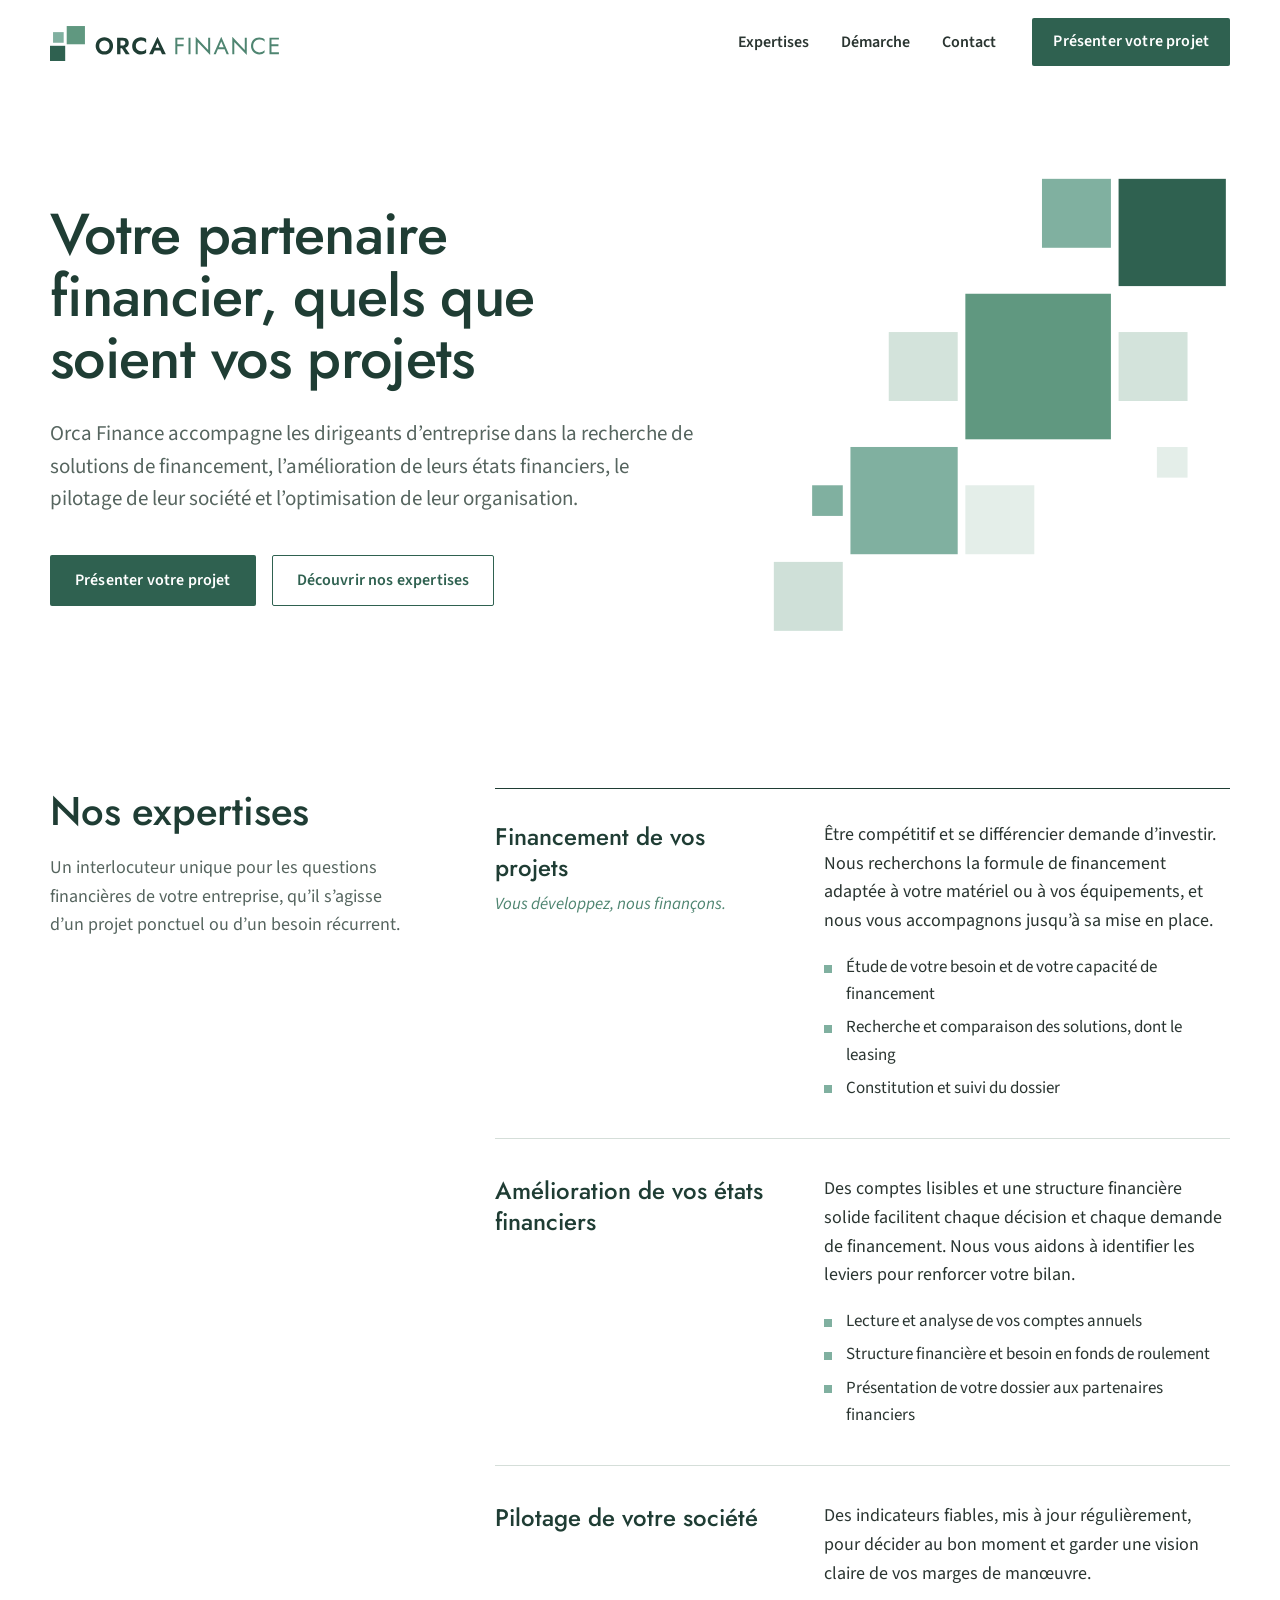
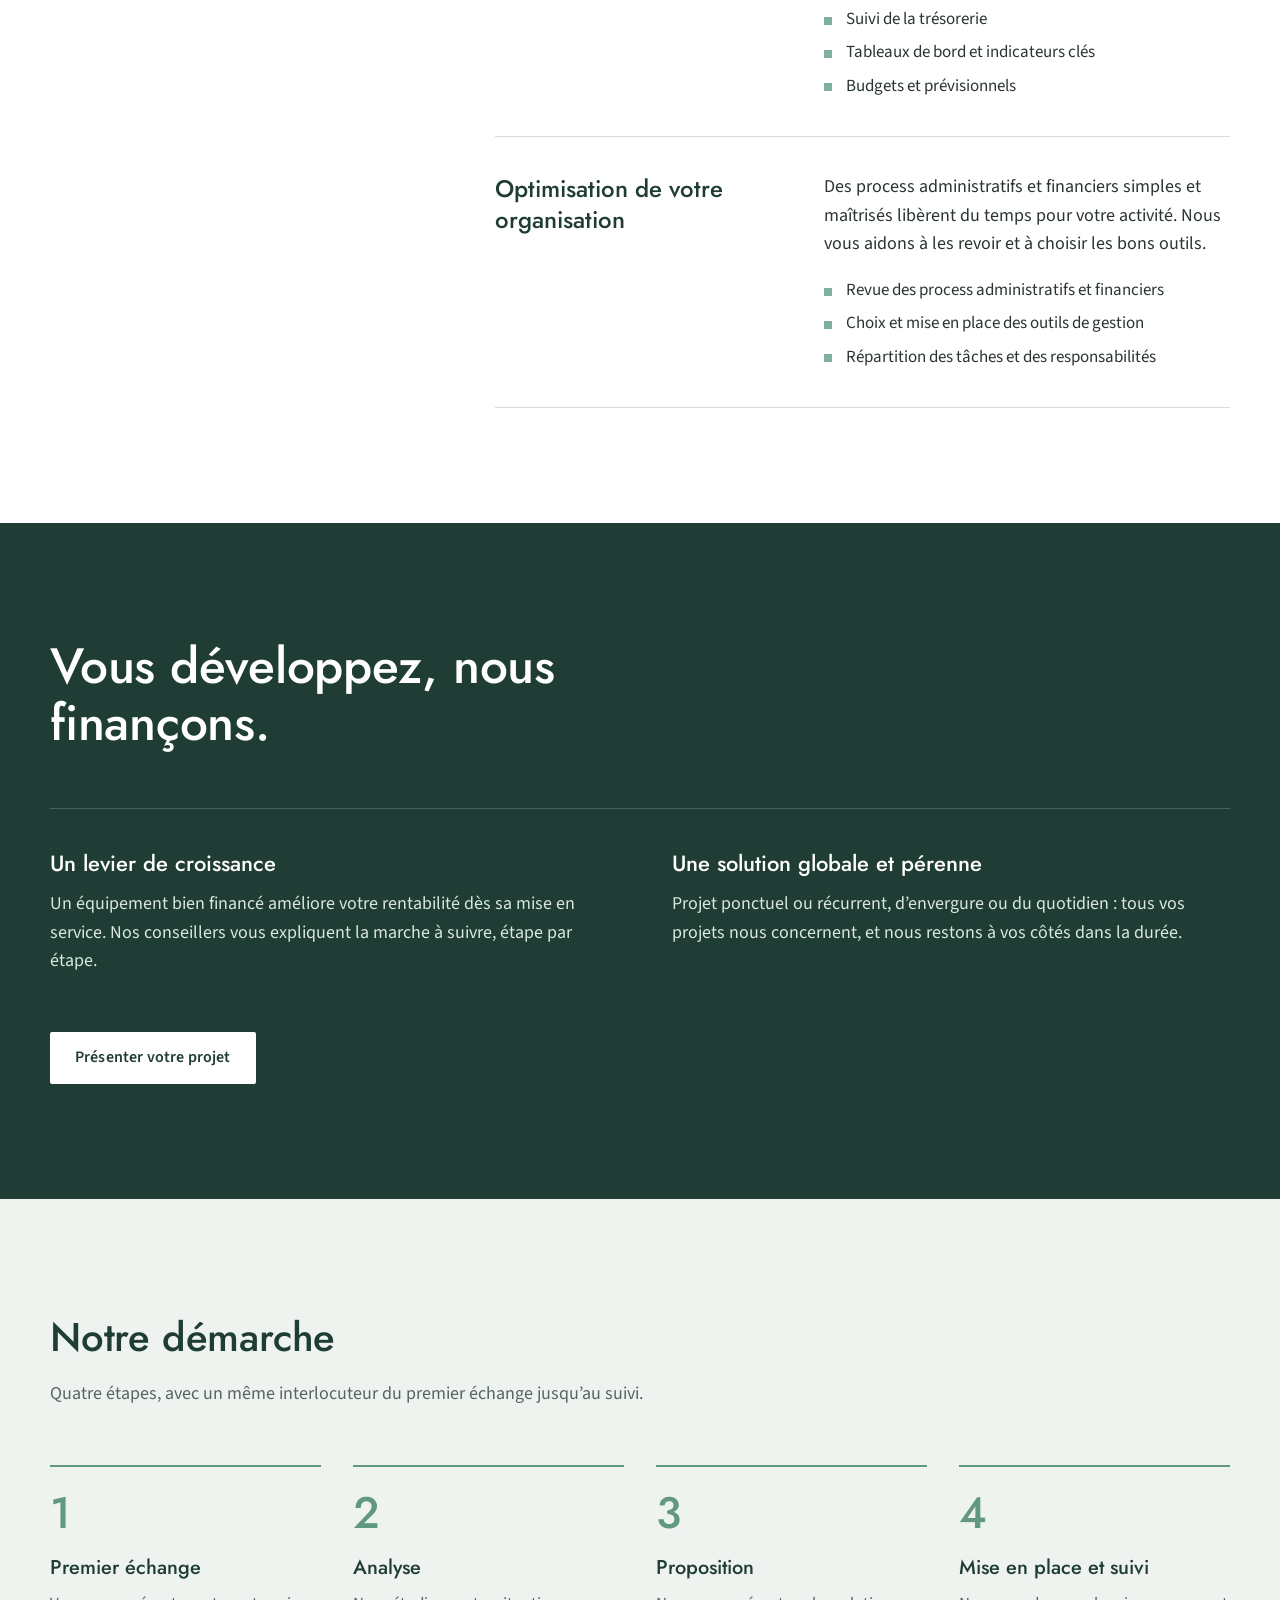
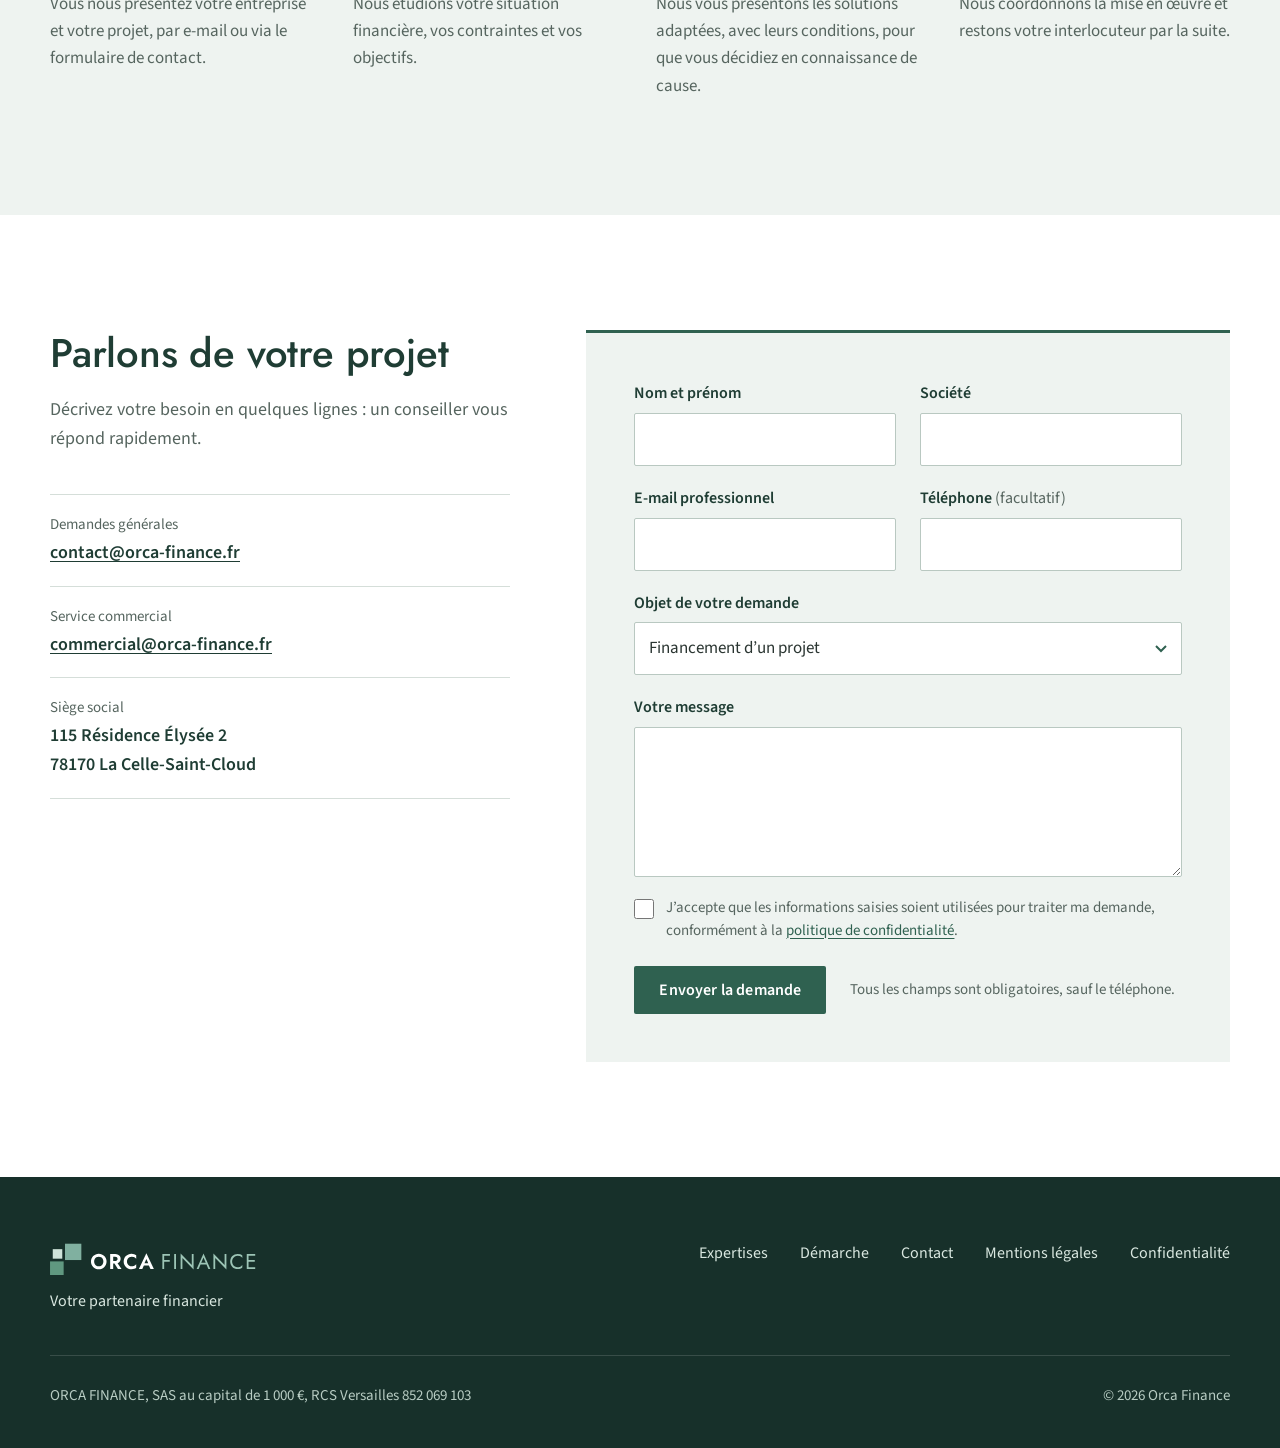
<file: index.html>
<!doctype html>
<html lang="fr">
<head>
  <meta charset="utf-8">
  <meta name="viewport" content="width=device-width, initial-scale=1">
  <title>Orca Finance – Votre partenaire financier</title>
  <meta name="description" content="Orca Finance accompagne les entreprises dans le financement de leurs projets et équipements, l’amélioration de leurs états financiers, le pilotage et l’organisation de leur société.">
  <link rel="canonical" href="https://orca-finance.fr/">
  <meta name="theme-color" content="#1F3D34">
  <meta property="og:type" content="website">
  <meta property="og:locale" content="fr_FR">
  <meta property="og:site_name" content="Orca Finance">
  <meta property="og:title" content="Orca Finance – Votre partenaire financier">
  <meta property="og:description" content="Financement de vos projets, états financiers, pilotage et organisation : un interlocuteur unique pour les questions financières de votre entreprise.">
  <meta property="og:url" content="https://orca-finance.fr/">
  <meta property="og:image" content="https://orca-finance.fr/partage.png">
  <link rel="icon" href="favicon.svg" type="image/svg+xml">
  <link rel="icon" href="favicon.png" type="image/png" sizes="64x64">
  <link rel="preload" href="jost-latin-500-normal.woff2" as="font" type="font/woff2" crossorigin>
  <link rel="preload" href="source-sans-3-latin-400-normal.woff2" as="font" type="font/woff2" crossorigin>
  <link rel="stylesheet" href="style.css">
  <script>document.documentElement.classList.add('js');</script>
  <script type="application/ld+json">
  {
    "@context": "https://schema.org",
    "@type": "Organization",
    "name": "Orca Finance",
    "legalName": "ORCA FINANCE",
    "url": "https://orca-finance.fr/",
    "logo": "https://orca-finance.fr/logo.svg",
    "email": "contact@orca-finance.fr",
    "slogan": "Votre partenaire financier",
    "foundingDate": "2019-07-01",
    "vatID": "FR77852069103",
    "identifier": "SIREN 852 069 103",
    "address": {
      "@type": "PostalAddress",
      "streetAddress": "115 Résidence Élysée 2",
      "postalCode": "78170",
      "addressLocality": "La Celle-Saint-Cloud",
      "addressCountry": "FR"
    }
  }
  </script>
</head>
<body>
  <a class="lien-evitement" href="#contenu">Aller au contenu</a>

  <header class="entete" id="entete">
    <div class="conteneur">
      <a class="logo" href="./" aria-label="Orca Finance, retour à l’accueil">
        <img src="logo.svg" alt="Orca Finance" width="232" height="38">
      </a>
      <button class="menu-bouton" type="button" aria-expanded="false" aria-controls="navigation">
        <span class="barres" aria-hidden="true"></span>Menu
      </button>
      <nav class="nav" id="navigation" aria-label="Navigation principale">
        <ul>
          <li><a href="#expertises">Expertises</a></li>
          <li><a href="#demarche">Démarche</a></li>
          <li><a href="#contact">Contact</a></li>
        </ul>
        <a class="bouton bouton-plein" href="#contact">Présenter votre projet</a>
      </nav>
    </div>
  </header>

  <main id="contenu">
    <section class="accueil" aria-labelledby="titre-accueil">
      <div class="conteneur">
        <div>
          <h1 id="titre-accueil">Votre partenaire financier, quels que soient vos projets</h1>
          <p class="chapeau">Orca Finance accompagne les dirigeants d’entreprise dans la recherche de solutions de financement, l’amélioration de leurs états financiers, le pilotage de leur société et l’optimisation de leur organisation.</p>
          <div class="actions">
            <a class="bouton bouton-plein" href="#contact">Présenter votre projet</a>
            <a class="bouton bouton-contour" href="#expertises">Découvrir nos expertises</a>
          </div>
        </div>
        <svg class="mosaique" viewBox="0 0 480 480" aria-hidden="true" focusable="false">
          <rect x="4" y="404" width="72" height="72" fill="#CFE0D8" style="--i:0"/>
          <rect x="44" y="324" width="32" height="32" fill="#80B0A0" style="--i:1"/>
          <rect x="84" y="284" width="112" height="112" fill="#80B0A0" style="--i:2"/>
          <rect x="124" y="164" width="72" height="72" fill="#D3E3DB" style="--i:3"/>
          <rect x="204" y="324" width="72" height="72" fill="#E4EEE9" style="--i:4"/>
          <rect x="204" y="124" width="152" height="152" fill="#609880" style="--i:5"/>
          <rect x="284" y="4" width="72" height="72" fill="#80B0A0" style="--i:6"/>
          <rect x="364" y="164" width="72" height="72" fill="#D3E3DB" style="--i:7"/>
          <rect x="364" y="4" width="112" height="112" fill="#2F6150" style="--i:8"/>
          <rect x="404" y="284" width="32" height="32" fill="#E4EEE9" style="--i:9"/>
        </svg>
      </div>
    </section>

    <section class="section expertises" id="expertises" aria-labelledby="titre-expertises">
      <div class="conteneur">
        <div class="intro-section">
          <h2 id="titre-expertises">Nos expertises</h2>
          <p>Un interlocuteur unique pour les questions financières de votre entreprise, qu’il s’agisse d’un projet ponctuel ou d’un besoin récurrent.</p>
        </div>
        <ul class="liste-expertises">
          <li class="expertise">
            <h3>Financement de vos projets <span class="formule">Vous développez, nous finançons.</span></h3>
            <div>
              <p>Être compétitif et se différencier demande d’investir. Nous recherchons la formule de financement adaptée à votre matériel ou à vos équipements, et nous vous accompagnons jusqu’à sa mise en place.</p>
              <ul>
                <li>Étude de votre besoin et de votre capacité de financement</li>
                <li>Recherche et comparaison des solutions, dont le leasing</li>
                <li>Constitution et suivi du dossier</li>
              </ul>
            </div>
          </li>
          <li class="expertise">
            <h3>Amélioration de vos états financiers</h3>
            <div>
              <p>Des comptes lisibles et une structure financière solide facilitent chaque décision et chaque demande de financement. Nous vous aidons à identifier les leviers pour renforcer votre bilan.</p>
              <ul>
                <li>Lecture et analyse de vos comptes annuels</li>
                <li>Structure financière et besoin en fonds de roulement</li>
                <li>Présentation de votre dossier aux partenaires financiers</li>
              </ul>
            </div>
          </li>
          <li class="expertise">
            <h3>Pilotage de votre société</h3>
            <div>
              <p>Des indicateurs fiables, mis à jour régulièrement, pour décider au bon moment et garder une vision claire de vos marges de manœuvre.</p>
              <ul>
                <li>Suivi de la trésorerie</li>
                <li>Tableaux de bord et indicateurs clés</li>
                <li>Budgets et prévisionnels</li>
              </ul>
            </div>
          </li>
          <li class="expertise">
            <h3>Optimisation de votre organisation</h3>
            <div>
              <p>Des process administratifs et financiers simples et maîtrisés libèrent du temps pour votre activité. Nous vous aidons à les revoir et à choisir les bons outils.</p>
              <ul>
                <li>Revue des process administratifs et financiers</li>
                <li>Choix et mise en place des outils de gestion</li>
                <li>Répartition des tâches et des responsabilités</li>
              </ul>
            </div>
          </li>
        </ul>
      </div>
    </section>

    <section class="bandeau" aria-labelledby="titre-bandeau">
      <div class="conteneur">
        <h2 id="titre-bandeau">Vous développez, nous finançons.</h2>
        <div class="colonnes">
          <div>
            <h3>Un levier de croissance</h3>
            <p>Un équipement bien financé améliore votre rentabilité dès sa mise en service. Nos conseillers vous expliquent la marche à suivre, étape par étape.</p>
          </div>
          <div>
            <h3>Une solution globale et pérenne</h3>
            <p>Projet ponctuel ou récurrent, d’envergure ou du quotidien : tous vos projets nous concernent, et nous restons à vos côtés dans la durée.</p>
          </div>
        </div>
        <div class="actions">
          <a class="bouton bouton-clair" href="#contact">Présenter votre projet</a>
        </div>
      </div>
    </section>

    <section class="section section-brume" id="demarche" aria-labelledby="titre-demarche">
      <div class="conteneur">
        <div class="intro-section">
          <h2 id="titre-demarche">Notre démarche</h2>
          <p>Quatre étapes, avec un même interlocuteur du premier échange jusqu’au suivi.</p>
        </div>
        <ol class="etapes">
          <li class="etape">
            <h3>Premier échange</h3>
            <p>Vous nous présentez votre entreprise et votre projet, par e-mail ou via le formulaire de contact.</p>
          </li>
          <li class="etape">
            <h3>Analyse</h3>
            <p>Nous étudions votre situation financière, vos contraintes et vos objectifs.</p>
          </li>
          <li class="etape">
            <h3>Proposition</h3>
            <p>Nous vous présentons les solutions adaptées, avec leurs conditions, pour que vous décidiez en connaissance de cause.</p>
          </li>
          <li class="etape">
            <h3>Mise en place et suivi</h3>
            <p>Nous coordonnons la mise en œuvre et restons votre interlocuteur par la suite.</p>
          </li>
        </ol>
      </div>
    </section>

    <section class="section contact" id="contact" aria-labelledby="titre-contact">
      <div class="conteneur">
        <div>
          <h2 id="titre-contact">Parlons de votre projet</h2>
          <p class="intro-contact">Décrivez votre besoin en quelques lignes : un conseiller vous répond rapidement.</p>
          <dl class="coordonnees">
            <div>
              <dt>Demandes générales</dt>
              <dd><a href="mailto:contact@orca-finance.fr">contact@orca-finance.fr</a></dd>
            </div>
            <div>
              <dt>Service commercial</dt>
              <dd><a href="mailto:commercial@orca-finance.fr">commercial@orca-finance.fr</a></dd>
            </div>
            <div>
              <dt>Siège social</dt>
              <dd>115 Résidence Élysée 2<br>78170 La Celle-Saint-Cloud</dd>
            </div>
          </dl>
        </div>

        <form class="formulaire" id="formulaire-contact" action="contact.php" method="post" novalidate>
          <div class="grille">
            <div class="champ">
              <label for="nom">Nom et prénom</label>
              <input id="nom" name="nom" type="text" autocomplete="name" required maxlength="120">
            </div>
            <div class="champ">
              <label for="societe">Société</label>
              <input id="societe" name="societe" type="text" autocomplete="organization" required maxlength="120">
            </div>
            <div class="champ">
              <label for="email">E-mail professionnel</label>
              <input id="email" name="email" type="email" autocomplete="email" required maxlength="160">
            </div>
            <div class="champ">
              <label for="telephone">Téléphone <span class="facultatif">(facultatif)</span></label>
              <input id="telephone" name="telephone" type="tel" autocomplete="tel" maxlength="30">
            </div>
            <div class="champ champ-large">
              <label for="objet">Objet de votre demande</label>
              <select id="objet" name="objet" required>
                <option value="Financement d’un projet">Financement d’un projet</option>
                <option value="États financiers">Amélioration des états financiers</option>
                <option value="Pilotage">Pilotage de la société</option>
                <option value="Organisation">Optimisation de l’organisation</option>
                <option value="Autre demande">Autre demande</option>
              </select>
            </div>
            <div class="champ champ-large">
              <label for="message">Votre message</label>
              <textarea id="message" name="message" required maxlength="5000"></textarea>
            </div>
            <div class="piege" aria-hidden="true">
              <label for="site_web">Ne pas remplir ce champ</label>
              <input id="site_web" name="site_web" type="text" tabindex="-1" autocomplete="off">
            </div>
            <input type="hidden" name="jeton" id="jeton" value="">
            <label class="consentement">
              <input type="checkbox" name="consentement" value="oui" required>
              <span>J’accepte que les informations saisies soient utilisées pour traiter ma demande, conformément à la <a href="confidentialite.html">politique de confidentialité</a>.</span>
            </label>
            <p class="message-formulaire" id="retour-formulaire" role="status" aria-live="polite" hidden></p>
            <div class="envoi">
              <button class="bouton bouton-plein" type="submit">Envoyer la demande</button>
              <span class="note">Tous les champs sont obligatoires, sauf le téléphone.</span>
            </div>
          </div>
        </form>
      </div>
    </section>
  </main>

  <footer class="pied">
    <div class="conteneur">
      <div class="haut">
        <div class="marque">
          <img src="logo-blanc.svg" alt="Orca Finance" width="208" height="34">
          <p>Votre partenaire financier</p>
        </div>
        <nav aria-label="Liens du pied de page">
          <ul>
            <li><a href="#expertises">Expertises</a></li>
            <li><a href="#demarche">Démarche</a></li>
            <li><a href="#contact">Contact</a></li>
            <li><a href="mentions-legales.html">Mentions légales</a></li>
            <li><a href="confidentialite.html">Confidentialité</a></li>
          </ul>
        </nav>
      </div>
      <div class="bas">
        <span>ORCA FINANCE, SAS au capital de 1 000 €, RCS Versailles 852 069 103</span>
        <span>© <span class="annee">2026</span> Orca Finance</span>
      </div>
    </div>
  </footer>

  <script src="main.js" defer></script>
</body>
</html>
</file>
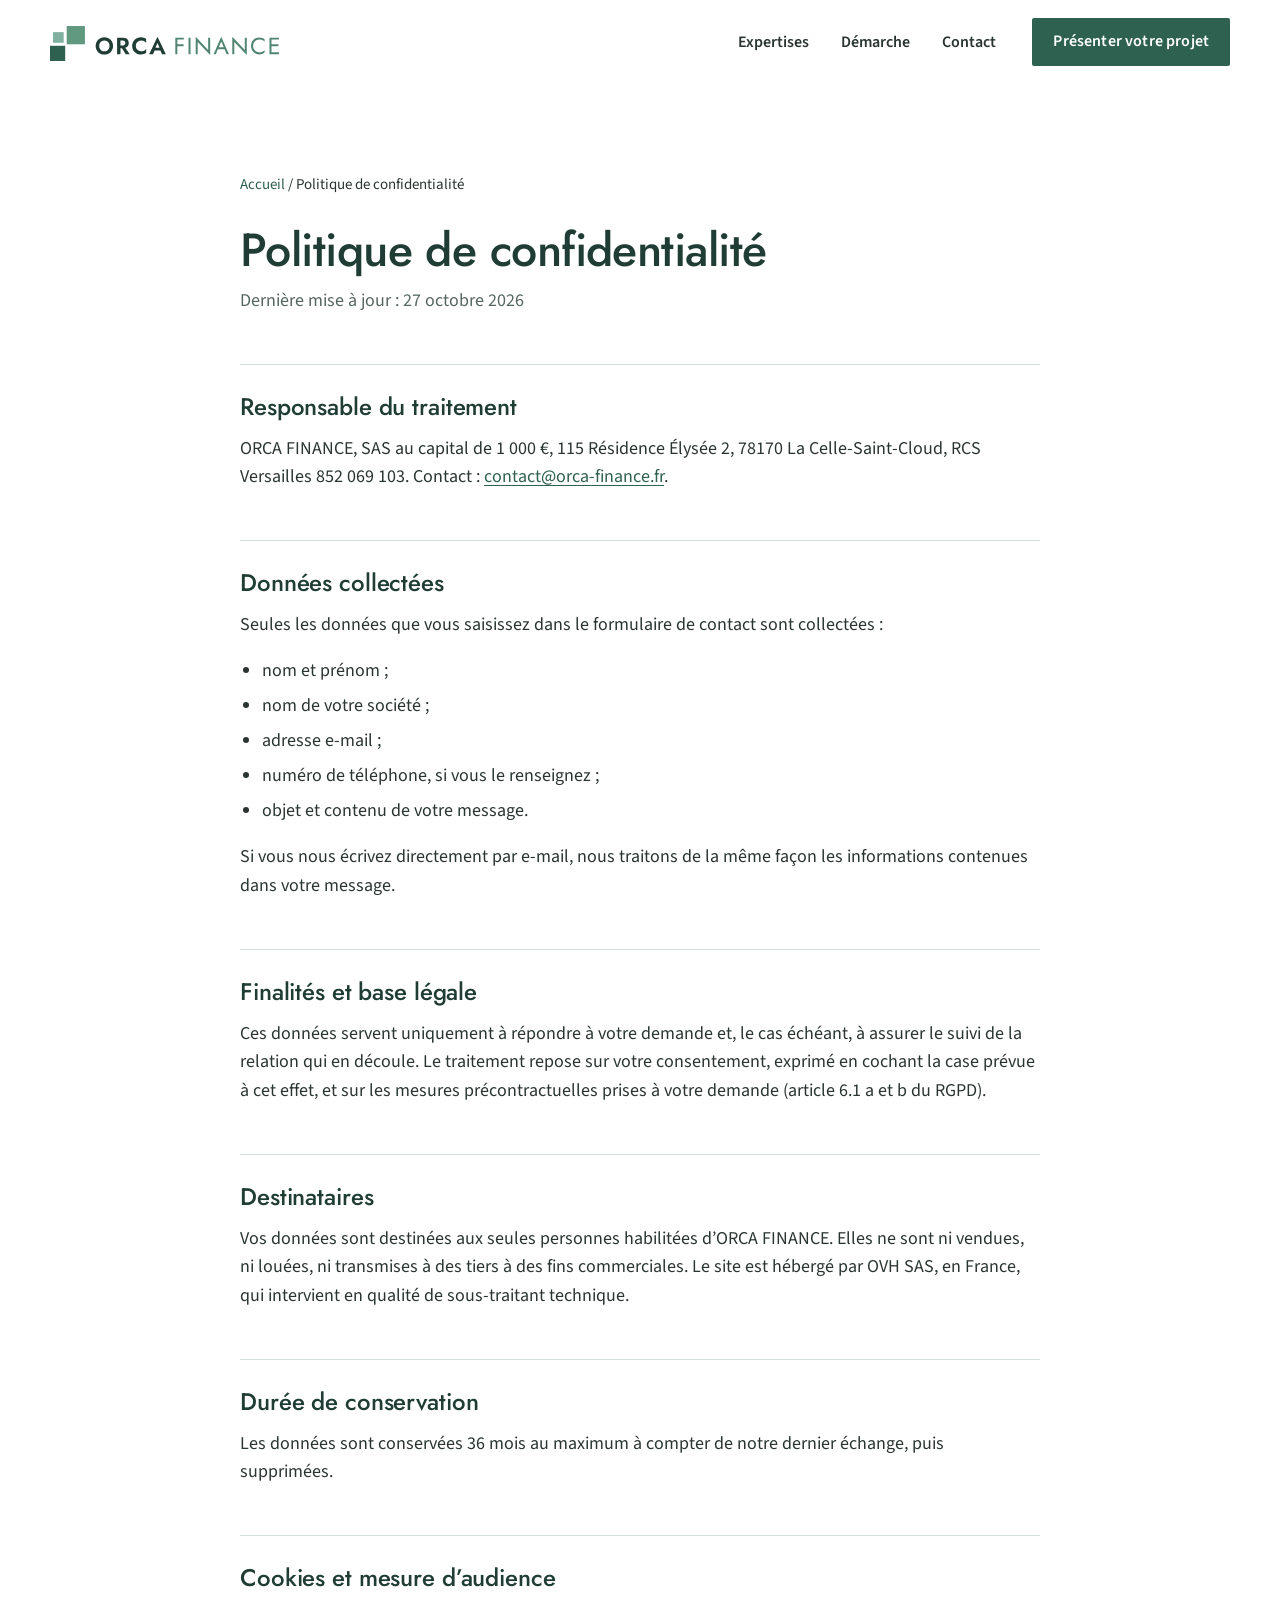
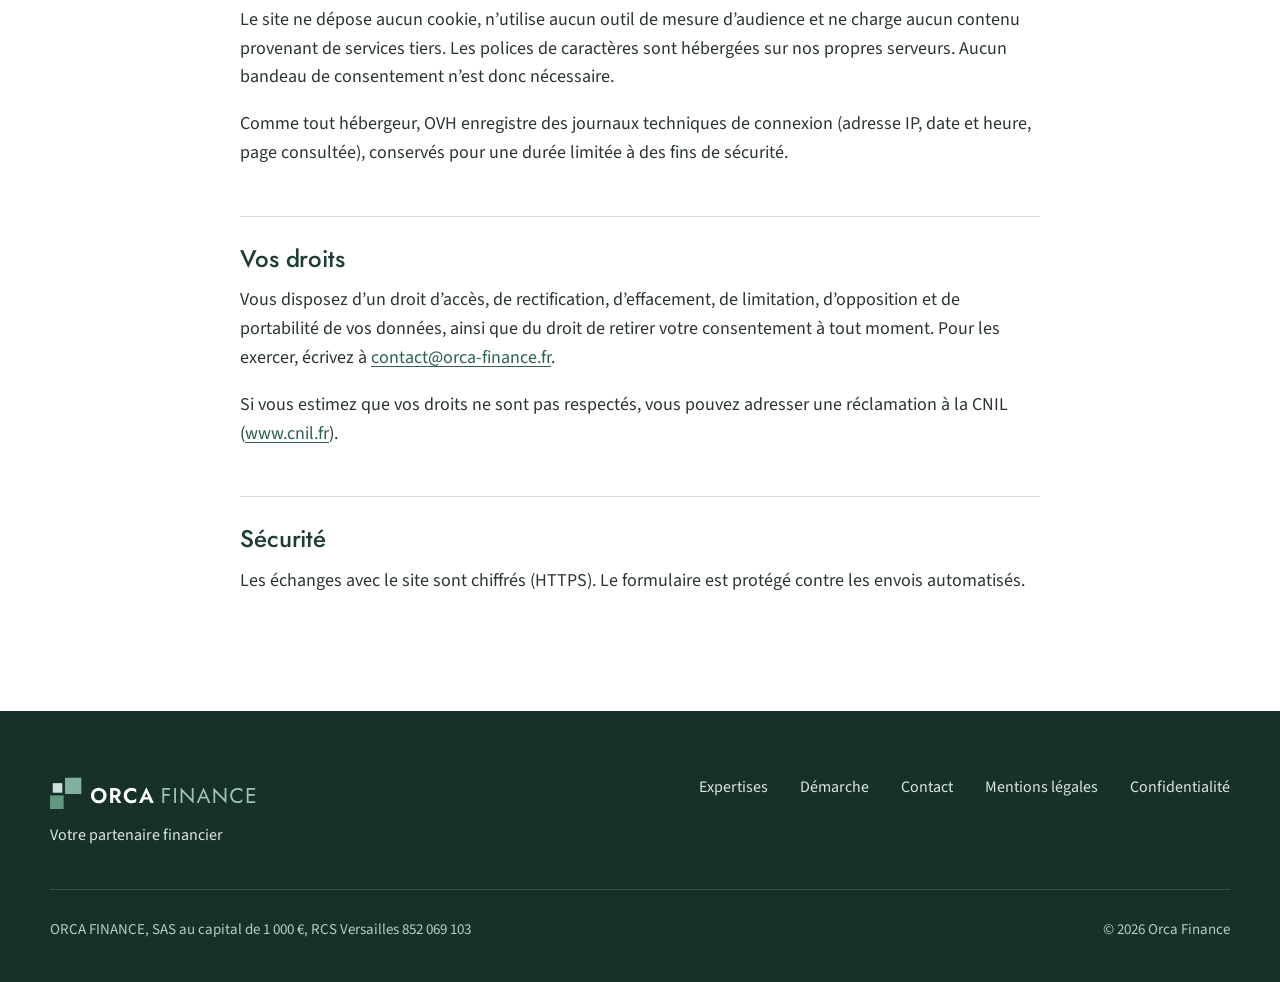
<file: confidentialite.html>
<!doctype html>
<html lang="fr">
<head>
  <meta charset="utf-8">
  <meta name="viewport" content="width=device-width, initial-scale=1">
  <title>Politique de confidentialité – Orca Finance</title>
  <meta name="description" content="Politique de confidentialité du site orca-finance.fr : données collectées, finalités, durée de conservation et droits.">
  <link rel="canonical" href="https://orca-finance.fr/confidentialite.html">
  <meta name="theme-color" content="#1F3D34">
  <link rel="icon" href="favicon.svg" type="image/svg+xml">
  <link rel="icon" href="favicon.png" type="image/png" sizes="64x64">
  <link rel="preload" href="jost-latin-500-normal.woff2" as="font" type="font/woff2" crossorigin>
  <link rel="preload" href="source-sans-3-latin-400-normal.woff2" as="font" type="font/woff2" crossorigin>
  <link rel="stylesheet" href="style.css">
  <script>document.documentElement.classList.add('js');</script>
  </head>
<body>
  <a class="lien-evitement" href="#contenu">Aller au contenu</a>

  <header class="entete" id="entete">
    <div class="conteneur">
      <a class="logo" href="./" aria-label="Orca Finance, retour à l’accueil">
        <img src="logo.svg" alt="Orca Finance" width="232" height="38">
      </a>
      <button class="menu-bouton" type="button" aria-expanded="false" aria-controls="navigation">
        <span class="barres" aria-hidden="true"></span>Menu
      </button>
      <nav class="nav" id="navigation" aria-label="Navigation principale">
        <ul>
          <li><a href="./#expertises">Expertises</a></li>
          <li><a href="./#demarche">Démarche</a></li>
          <li><a href="./#contact">Contact</a></li>
        </ul>
        <a class="bouton bouton-plein" href="./#contact">Présenter votre projet</a>
      </nav>
    </div>
  </header>

  <main id="contenu" class="page-texte">
    <div class="conteneur">
      <p class="fil"><a href="./">Accueil</a> / Politique de confidentialité</p>
      <h1>Politique de confidentialité</h1>
      <p class="maj">Dernière mise à jour : 27 octobre 2026</p>

      <h2>Responsable du traitement</h2>
      <p>ORCA FINANCE, SAS au capital de 1 000 €, 115 Résidence Élysée 2, 78170 La Celle-Saint-Cloud, RCS Versailles 852 069 103. Contact : <a href="mailto:contact@orca-finance.fr">contact@orca-finance.fr</a>.</p>

      <h2>Données collectées</h2>
      <p>Seules les données que vous saisissez dans le formulaire de contact sont collectées :</p>
      <ul>
        <li>nom et prénom ;</li>
        <li>nom de votre société ;</li>
        <li>adresse e-mail ;</li>
        <li>numéro de téléphone, si vous le renseignez ;</li>
        <li>objet et contenu de votre message.</li>
      </ul>
      <p>Si vous nous écrivez directement par e-mail, nous traitons de la même façon les informations contenues dans votre message.</p>

      <h2>Finalités et base légale</h2>
      <p>Ces données servent uniquement à répondre à votre demande et, le cas échéant, à assurer le suivi de la relation qui en découle. Le traitement repose sur votre consentement, exprimé en cochant la case prévue à cet effet, et sur les mesures précontractuelles prises à votre demande (article 6.1 a et b du RGPD).</p>

      <h2>Destinataires</h2>
      <p>Vos données sont destinées aux seules personnes habilitées d’ORCA FINANCE. Elles ne sont ni vendues, ni louées, ni transmises à des tiers à des fins commerciales. Le site est hébergé par OVH SAS, en France, qui intervient en qualité de sous-traitant technique.</p>

      <h2>Durée de conservation</h2>
      <p>Les données sont conservées 36 mois au maximum à compter de notre dernier échange, puis supprimées.</p>

      <h2>Cookies et mesure d’audience</h2>
      <p>Le site ne dépose aucun cookie, n’utilise aucun outil de mesure d’audience et ne charge aucun contenu provenant de services tiers. Les polices de caractères sont hébergées sur nos propres serveurs. Aucun bandeau de consentement n’est donc nécessaire.</p>
      <p>Comme tout hébergeur, OVH enregistre des journaux techniques de connexion (adresse IP, date et heure, page consultée), conservés pour une durée limitée à des fins de sécurité.</p>

      <h2>Vos droits</h2>
      <p>Vous disposez d’un droit d’accès, de rectification, d’effacement, de limitation, d’opposition et de portabilité de vos données, ainsi que du droit de retirer votre consentement à tout moment. Pour les exercer, écrivez à <a href="mailto:contact@orca-finance.fr">contact@orca-finance.fr</a>.</p>
      <p>Si vous estimez que vos droits ne sont pas respectés, vous pouvez adresser une réclamation à la CNIL (<a href="https://www.cnil.fr/">www.cnil.fr</a>).</p>

      <h2>Sécurité</h2>
      <p>Les échanges avec le site sont chiffrés (HTTPS). Le formulaire est protégé contre les envois automatisés.</p>
    </div>
  </main>

  <footer class="pied">
    <div class="conteneur">
      <div class="haut">
        <div class="marque">
          <img src="logo-blanc.svg" alt="Orca Finance" width="208" height="34">
          <p>Votre partenaire financier</p>
        </div>
        <nav aria-label="Liens du pied de page">
          <ul>
            <li><a href="./#expertises">Expertises</a></li>
            <li><a href="./#demarche">Démarche</a></li>
            <li><a href="./#contact">Contact</a></li>
            <li><a href="mentions-legales.html">Mentions légales</a></li>
            <li><a href="confidentialite.html">Confidentialité</a></li>
          </ul>
        </nav>
      </div>
      <div class="bas">
        <span>ORCA FINANCE, SAS au capital de 1 000 €, RCS Versailles 852 069 103</span>
        <span>© <span class="annee">2026</span> Orca Finance</span>
      </div>
    </div>
  </footer>

  <script src="main.js" defer></script>
</body>
</html>
</file>
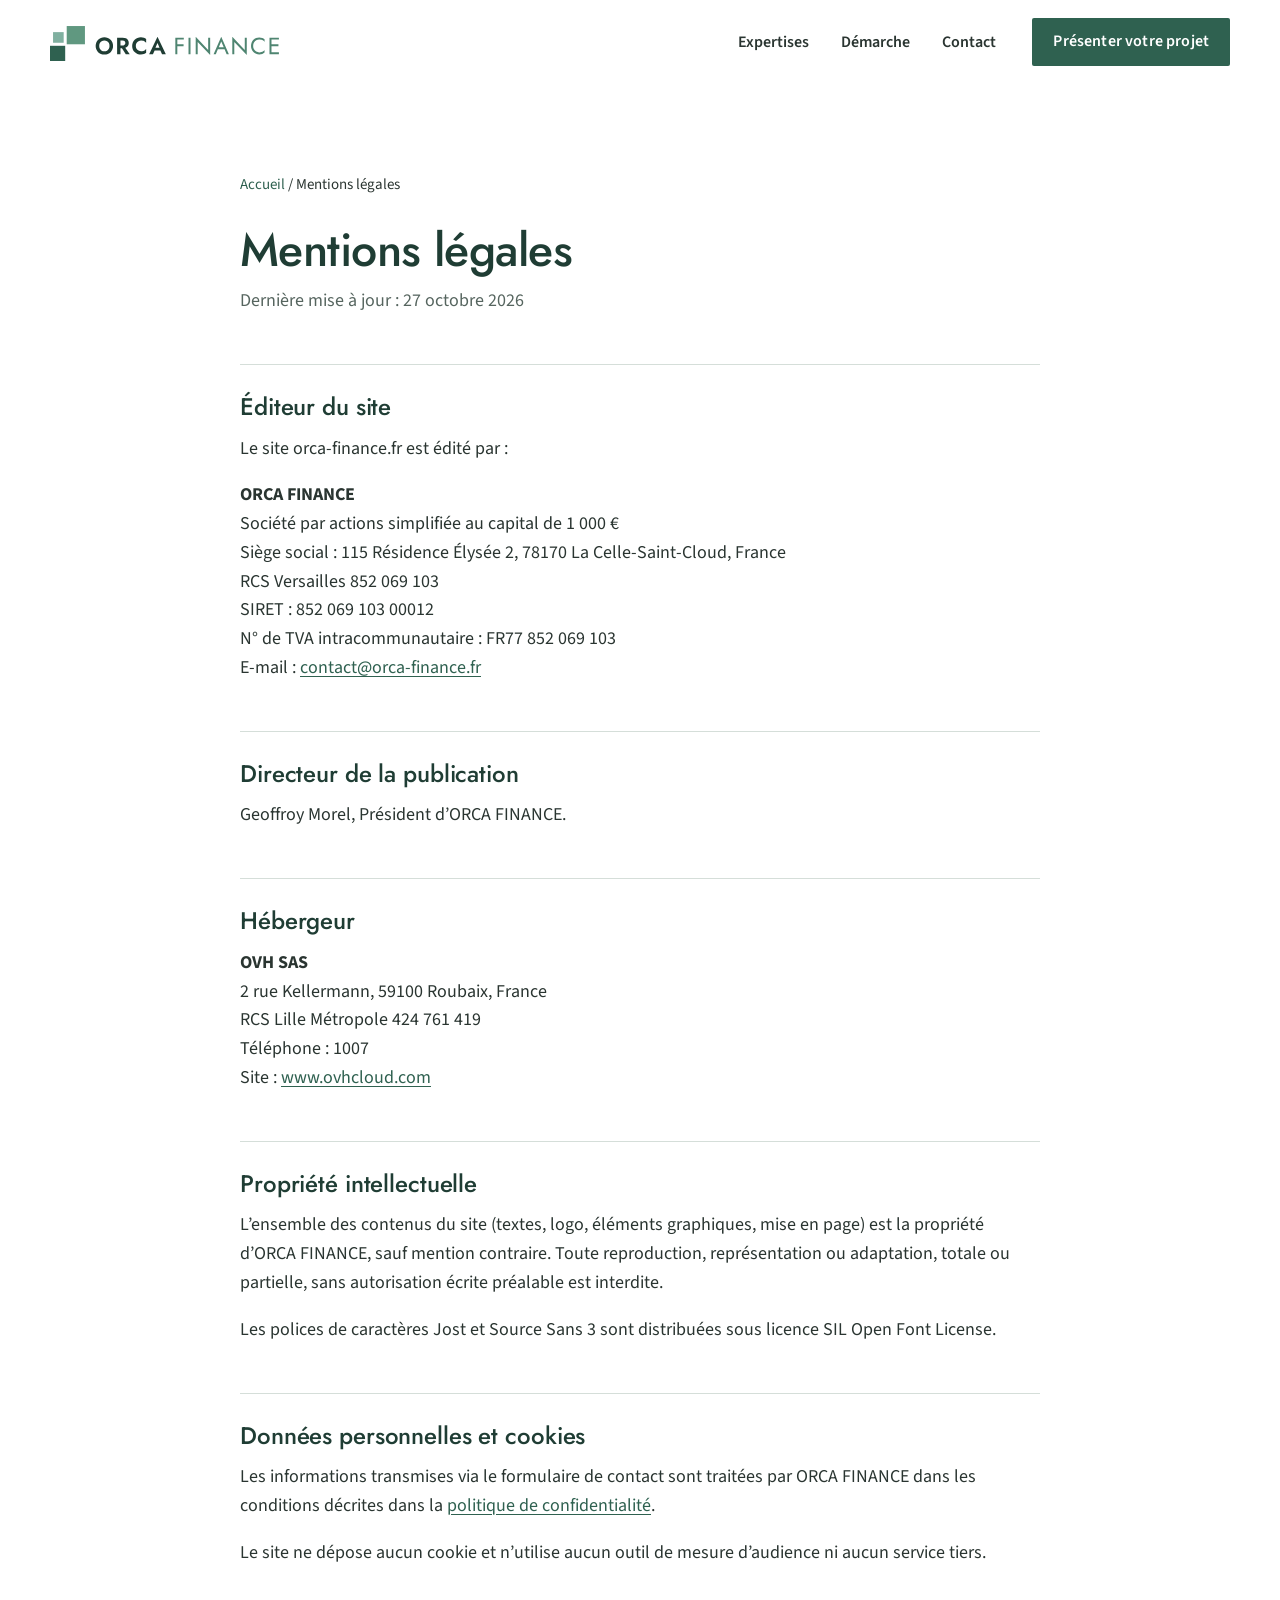
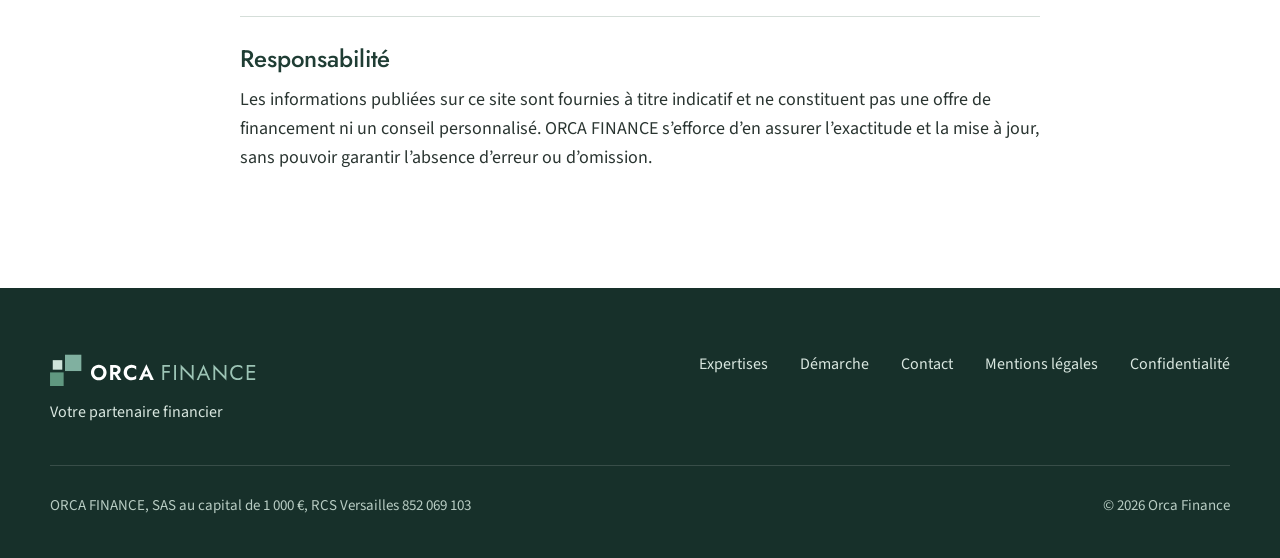
<file: mentions-legales.html>
<!doctype html>
<html lang="fr">
<head>
  <meta charset="utf-8">
  <meta name="viewport" content="width=device-width, initial-scale=1">
  <title>Mentions légales – Orca Finance</title>
  <meta name="description" content="Mentions légales du site orca-finance.fr : éditeur, directeur de la publication, hébergeur.">
  <link rel="canonical" href="https://orca-finance.fr/mentions-legales.html">
  <meta name="theme-color" content="#1F3D34">
  <link rel="icon" href="favicon.svg" type="image/svg+xml">
  <link rel="icon" href="favicon.png" type="image/png" sizes="64x64">
  <link rel="preload" href="jost-latin-500-normal.woff2" as="font" type="font/woff2" crossorigin>
  <link rel="preload" href="source-sans-3-latin-400-normal.woff2" as="font" type="font/woff2" crossorigin>
  <link rel="stylesheet" href="style.css">
  <script>document.documentElement.classList.add('js');</script>
  </head>
<body>
  <a class="lien-evitement" href="#contenu">Aller au contenu</a>

  <header class="entete" id="entete">
    <div class="conteneur">
      <a class="logo" href="./" aria-label="Orca Finance, retour à l’accueil">
        <img src="logo.svg" alt="Orca Finance" width="232" height="38">
      </a>
      <button class="menu-bouton" type="button" aria-expanded="false" aria-controls="navigation">
        <span class="barres" aria-hidden="true"></span>Menu
      </button>
      <nav class="nav" id="navigation" aria-label="Navigation principale">
        <ul>
          <li><a href="./#expertises">Expertises</a></li>
          <li><a href="./#demarche">Démarche</a></li>
          <li><a href="./#contact">Contact</a></li>
        </ul>
        <a class="bouton bouton-plein" href="./#contact">Présenter votre projet</a>
      </nav>
    </div>
  </header>

  <main id="contenu" class="page-texte">
    <div class="conteneur">
      <p class="fil"><a href="./">Accueil</a> / Mentions légales</p>
      <h1>Mentions légales</h1>
      <p class="maj">Dernière mise à jour : 27 octobre 2026</p>

      <h2>Éditeur du site</h2>
      <p>Le site orca-finance.fr est édité par :</p>
      <address>
        <strong>ORCA FINANCE</strong><br>
        Société par actions simplifiée au capital de 1 000 €<br>
        Siège social : 115 Résidence Élysée 2, 78170 La Celle-Saint-Cloud, France<br>
        RCS Versailles 852 069 103<br>
        SIRET : 852 069 103 00012<br>
        N° de TVA intracommunautaire : FR77 852 069 103<br>
        E-mail : <a href="mailto:contact@orca-finance.fr">contact@orca-finance.fr</a>
      </address>

      <h2>Directeur de la publication</h2>
      <p>Geoffroy Morel, Président d’ORCA FINANCE.</p>

      <h2>Hébergeur</h2>
      <address>
        <strong>OVH SAS</strong><br>
        2 rue Kellermann, 59100 Roubaix, France<br>
        RCS Lille Métropole 424 761 419<br>
        Téléphone : 1007<br>
        Site : <a href="https://www.ovhcloud.com/fr/">www.ovhcloud.com</a>
      </address>

      <h2>Propriété intellectuelle</h2>
      <p>L’ensemble des contenus du site (textes, logo, éléments graphiques, mise en page) est la propriété d’ORCA FINANCE, sauf mention contraire. Toute reproduction, représentation ou adaptation, totale ou partielle, sans autorisation écrite préalable est interdite.</p>
      <p>Les polices de caractères Jost et Source Sans 3 sont distribuées sous licence SIL Open Font License.</p>

      <h2>Données personnelles et cookies</h2>
      <p>Les informations transmises via le formulaire de contact sont traitées par ORCA FINANCE dans les conditions décrites dans la <a href="confidentialite.html">politique de confidentialité</a>.</p>
      <p>Le site ne dépose aucun cookie et n’utilise aucun outil de mesure d’audience ni aucun service tiers.</p>

      <h2>Responsabilité</h2>
      <p>Les informations publiées sur ce site sont fournies à titre indicatif et ne constituent pas une offre de financement ni un conseil personnalisé. ORCA FINANCE s’efforce d’en assurer l’exactitude et la mise à jour, sans pouvoir garantir l’absence d’erreur ou d’omission.</p>
    </div>
  </main>

  <footer class="pied">
    <div class="conteneur">
      <div class="haut">
        <div class="marque">
          <img src="logo-blanc.svg" alt="Orca Finance" width="208" height="34">
          <p>Votre partenaire financier</p>
        </div>
        <nav aria-label="Liens du pied de page">
          <ul>
            <li><a href="./#expertises">Expertises</a></li>
            <li><a href="./#demarche">Démarche</a></li>
            <li><a href="./#contact">Contact</a></li>
            <li><a href="mentions-legales.html">Mentions légales</a></li>
            <li><a href="confidentialite.html">Confidentialité</a></li>
          </ul>
        </nav>
      </div>
      <div class="bas">
        <span>ORCA FINANCE, SAS au capital de 1 000 €, RCS Versailles 852 069 103</span>
        <span>© <span class="annee">2026</span> Orca Finance</span>
      </div>
    </div>
  </footer>

  <script src="main.js" defer></script>
</body>
</html>
</file>
<file: style.css>
/* Orca Finance — feuille de style principale */

@font-face { font-family: "Jost"; font-weight: 500; font-style: normal; font-display: swap; src: url("jost-latin-500-normal.woff2") format("woff2"); }
@font-face { font-family: "Jost"; font-weight: 600; font-style: normal; font-display: swap; src: url("jost-latin-600-normal.woff2") format("woff2"); }
@font-face { font-family: "Source Sans 3"; font-weight: 400; font-style: normal; font-display: swap; src: url("source-sans-3-latin-400-normal.woff2") format("woff2"); }
@font-face { font-family: "Source Sans 3"; font-weight: 400; font-style: italic; font-display: swap; src: url("source-sans-3-latin-400-italic.woff2") format("woff2"); }
@font-face { font-family: "Source Sans 3"; font-weight: 600; font-style: normal; font-display: swap; src: url("source-sans-3-latin-600-normal.woff2") format("woff2"); }
@font-face { font-family: "Source Sans 3"; font-weight: 700; font-style: normal; font-display: swap; src: url("source-sans-3-latin-700-normal.woff2") format("woff2"); }

:root {
  --pin: #1F3D34;        /* vert profond : titres, bandeaux */
  --pin-fonce: #17302A;  /* pied de page */
  --orca: #2F6150;       /* boutons, liens */
  --sauge: #609880;      /* vert du logo */
  --sauge-clair: #80B0A0;
  --brume: #EEF3F0;      /* fonds alternés */
  --pale: #D3E3DB;
  --texte: #2A3531;
  --texte-doux: #56655F;
  --filet: #D5DED9;
  --blanc: #FFFFFF;
  --erreur: #A3342B;

  --titre: "Jost", "Futura", "Century Gothic", "Avenir Next", sans-serif;
  --corps: "Source Sans 3", "Segoe UI", "Helvetica Neue", Arial, sans-serif;

  --largeur: 1180px;
  --gouttiere: 24px;
  --section: clamp(64px, 9vw, 120px);
}

*, *::before, *::after { box-sizing: border-box; }
html { scroll-behavior: smooth; scroll-padding-top: 84px; -webkit-text-size-adjust: 100%; }
@media (prefers-reduced-motion: reduce) { html { scroll-behavior: auto; } }
body {
  margin: 0;
  background: var(--blanc);
  color: var(--texte);
  font-family: var(--corps);
  font-size: 1.125rem;
  line-height: 1.6;
  font-feature-settings: "kern", "liga";
  text-rendering: optimizeLegibility;
}
img, svg { display: block; max-width: 100%; }
a { color: var(--orca); text-underline-offset: 0.18em; text-decoration-thickness: 1px; }
a:hover { color: var(--pin); }
:focus-visible { outline: 3px solid var(--sauge); outline-offset: 3px; border-radius: 2px; }

h1, h2, h3 { font-family: var(--titre); font-weight: 500; color: var(--pin); margin: 0; }
h1 { font-size: clamp(2.35rem, 4.6vw, 3.6rem); line-height: 1.08; letter-spacing: -0.012em; }
h2 { font-size: clamp(1.85rem, 3.2vw, 2.5rem); line-height: 1.15; letter-spacing: -0.005em; }
h3 { font-size: 1.375rem; line-height: 1.3; }
p { margin: 0 0 1em; }
p:last-child { margin-bottom: 0; }

.conteneur { width: 100%; max-width: calc(var(--largeur) + 2 * var(--gouttiere)); margin: 0 auto; padding: 0 var(--gouttiere); }

.lien-evitement { position: absolute; left: -9999px; top: 0; background: var(--pin); color: var(--blanc); padding: 10px 16px; z-index: 100; }
.lien-evitement:focus { left: 16px; top: 16px; }

/* Boutons */
.bouton {
  display: inline-flex; align-items: center; justify-content: center;
  min-height: 48px; padding: 12px 24px;
  font-family: var(--corps); font-size: 1rem; font-weight: 600; letter-spacing: 0.01em;
  text-decoration: none; border-radius: 2px; border: 1.5px solid transparent; cursor: pointer;
  transition: background-color .15s ease, color .15s ease, border-color .15s ease;
}
.bouton-plein { background: var(--orca); color: var(--blanc); }
.bouton-plein:hover { background: var(--pin); color: var(--blanc); }
.bouton-contour { border-color: var(--orca); color: var(--orca); background: transparent; }
.bouton-contour:hover { background: var(--orca); color: var(--blanc); }
.bouton-clair { background: var(--blanc); color: var(--pin); }
.bouton-clair:hover { background: var(--pale); color: var(--pin); }

/* En-tête */
.entete { position: sticky; top: 0; z-index: 50; background: rgba(255,255,255,.97); border-bottom: 1px solid transparent; transition: border-color .2s ease; }
.entete.defile { border-bottom-color: var(--filet); }
.entete .conteneur { display: flex; align-items: center; justify-content: space-between; gap: 24px; min-height: 84px; }
.logo { display: block; flex: 0 0 auto; }
.logo img { width: 232px; height: auto; }
.nav { display: flex; align-items: center; gap: 36px; }
.nav ul { display: flex; gap: 32px; list-style: none; margin: 0; padding: 0; }
.nav ul a { color: var(--texte); text-decoration: none; font-weight: 600; font-size: 1rem; padding: 6px 0; border-bottom: 2px solid transparent; }
.nav ul a:hover { color: var(--pin); border-bottom-color: var(--sauge); }
.nav .bouton { min-height: 44px; padding: 10px 20px; }
.menu-bouton { display: none; }

/* Accueil */
.accueil { padding: clamp(48px, 7vw, 96px) 0 clamp(24px, 3vw, 40px); }
.accueil .conteneur { display: grid; grid-template-columns: minmax(0, 7fr) minmax(0, 5fr); gap: clamp(32px, 6vw, 88px); align-items: center; }
.accueil h1 { max-width: 15ch; }
.accueil .chapeau { margin-top: 28px; font-size: 1.3125rem; line-height: 1.55; color: var(--texte-doux); max-width: 34em; }
.accueil .actions { display: flex; flex-wrap: wrap; gap: 16px; margin-top: 40px; }
.mosaique { width: 100%; max-width: 460px; justify-self: end; }
.mosaique rect { transform-box: fill-box; transform-origin: 0% 100%; }

@media (prefers-reduced-motion: no-preference) {
  .js .mosaique rect { opacity: 0; transform: scale(.6); animation: apparition .55s cubic-bezier(.2,.7,.2,1) forwards; animation-delay: calc(var(--i) * 90ms + 150ms); }
  @keyframes apparition { to { opacity: 1; transform: scale(1); } }
}

/* Sections */
.section { padding: var(--section) 0; }
.section-brume { background: var(--brume); }
.intro-section { max-width: 40em; }
.intro-section p { margin-top: 20px; color: var(--texte-doux); }

/* Expertises */
.expertises .conteneur { display: grid; grid-template-columns: minmax(0, 4fr) minmax(0, 8fr); gap: clamp(32px, 6vw, 96px); }
.expertises .intro-section { position: sticky; top: 124px; align-self: start; }
.liste-expertises { list-style: none; margin: 0; padding: 0; }
.expertise { display: grid; grid-template-columns: minmax(0, 5fr) minmax(0, 7fr); gap: 16px 40px; padding: 36px 0; border-top: 1px solid var(--filet); }
.expertise:first-child { border-top-color: var(--pin); padding-top: 32px; }
.expertise:last-child { border-bottom: 1px solid var(--filet); }
.expertise h3 { font-size: 1.5rem; }
.expertise .formule { display: block; margin-top: 10px; font-family: var(--corps); font-style: italic; font-weight: 400; font-size: 1.0625rem; color: #4F8571; }
.expertise ul { margin: 16px 0 0; padding: 0; list-style: none; }
.expertise li { position: relative; padding-left: 22px; margin-top: 6px; font-size: 1.0625rem; }
.expertise li::before { content: ""; position: absolute; left: 0; top: .62em; width: 8px; height: 8px; background: var(--sauge-clair); }

/* Bandeau */
.bandeau { background: var(--pin); color: #D9E7E0; padding: var(--section) 0; }
.bandeau h2 { color: var(--blanc); font-size: clamp(2.1rem, 4vw, 3.1rem); max-width: 18ch; }
.bandeau .colonnes { display: grid; grid-template-columns: repeat(2, minmax(0, 1fr)); gap: 32px 64px; margin-top: 56px; padding-top: 40px; border-top: 1px solid rgba(255,255,255,.18); }
.bandeau h3 { color: var(--blanc); margin-bottom: 12px; }
.bandeau .actions { margin-top: 56px; }

/* Démarche */
.etapes { list-style: none; margin: 56px 0 0; padding: 0; display: grid; grid-template-columns: repeat(4, minmax(0, 1fr)); gap: 32px; counter-reset: etape; }
.etape { padding-top: 24px; border-top: 2px solid var(--sauge); counter-increment: etape; }
.etape::before { content: counter(etape); display: block; font-family: var(--titre); font-weight: 500; font-size: 2.75rem; line-height: 1; color: var(--sauge); margin-bottom: 20px; }
.etape h3 { font-size: 1.25rem; margin-bottom: 10px; }
.etape p { font-size: 1.0625rem; color: var(--texte-doux); }

/* Contact */
.contact .conteneur { display: grid; grid-template-columns: minmax(0, 5fr) minmax(0, 7fr); gap: clamp(40px, 6vw, 96px); }
.coordonnees { margin: 40px 0 0; }
.coordonnees div { padding: 18px 0; border-top: 1px solid var(--filet); }
.coordonnees div:last-child { border-bottom: 1px solid var(--filet); }
.coordonnees dt { font-size: .9375rem; color: var(--texte-doux); }
.coordonnees dd { margin: 2px 0 0; font-weight: 600; color: var(--pin); }
.coordonnees dd a { color: var(--pin); }
.coordonnees dd a:hover { color: var(--orca); }

.formulaire { background: var(--brume); padding: clamp(24px, 4vw, 48px); border-top: 3px solid var(--orca); }
.formulaire .grille { display: grid; grid-template-columns: repeat(2, minmax(0, 1fr)); gap: 20px 24px; }
.champ { display: flex; flex-direction: column; gap: 6px; }
.champ-large { grid-column: 1 / -1; }
.champ label { font-size: 1rem; font-weight: 600; color: var(--pin); }
.champ .facultatif { font-weight: 400; color: var(--texte-doux); }
.champ input, .champ select, .champ textarea {
  width: 100%; font: inherit; font-size: 1.0625rem; color: var(--texte);
  background: var(--blanc); border: 1px solid #B9C8C1; border-radius: 2px; padding: 12px 14px; min-height: 48px;
}
.champ textarea { min-height: 150px; resize: vertical; line-height: 1.5; }
.champ select { appearance: none; background-image: url("data:image/svg+xml,%3Csvg xmlns='http://www.w3.org/2000/svg' width='12' height='8' viewBox='0 0 12 8'%3E%3Cpath d='M1 1l5 5 5-5' fill='none' stroke='%232F6150' stroke-width='2'/%3E%3C/svg%3E"); background-repeat: no-repeat; background-position: right 14px center; padding-right: 40px; }
.champ input:focus, .champ select:focus, .champ textarea:focus { outline: none; border-color: var(--orca); box-shadow: 0 0 0 3px rgba(96,152,128,.35); }
.champ [aria-invalid="true"] { border-color: var(--erreur); }
.consentement { grid-column: 1 / -1; display: flex; gap: 12px; align-items: flex-start; font-size: .9375rem; line-height: 1.5; color: var(--texte-doux); }
.consentement input { width: 20px; height: 20px; margin: 2px 0 0; flex: 0 0 auto; accent-color: var(--orca); }
.piege { position: absolute !important; left: -10000px !important; width: 1px; height: 1px; overflow: hidden; }
.envoi { grid-column: 1 / -1; display: flex; flex-wrap: wrap; align-items: center; gap: 16px 24px; margin-top: 4px; }
.envoi .note { font-size: .9375rem; color: var(--texte-doux); }
.message-formulaire { grid-column: 1 / -1; padding: 14px 16px; font-weight: 600; border-left: 4px solid var(--orca); background: var(--blanc); color: var(--pin); }
.message-formulaire.erreur { border-left-color: var(--erreur); color: var(--erreur); }
.message-formulaire[hidden] { display: none; }

.intro-contact { margin-top: 20px; color: var(--texte-doux); }

/* Pied de page */
.pied { background: var(--pin-fonce); color: #B8CCC3; padding: 64px 0 40px; font-size: 1rem; }
.pied .haut { display: flex; flex-wrap: wrap; justify-content: space-between; align-items: flex-start; gap: 32px; padding-bottom: 40px; border-bottom: 1px solid rgba(255,255,255,.14); }
.pied .marque img { width: 208px; height: auto; }
.pied .marque p { margin-top: 14px; color: #D9E7E0; }
.pied nav ul { list-style: none; margin: 0; padding: 0; display: flex; flex-wrap: wrap; gap: 12px 32px; }
.pied a { color: #D9E7E0; text-decoration: none; }
.pied a:hover { color: var(--blanc); text-decoration: underline; }
.pied .bas { display: flex; flex-wrap: wrap; justify-content: space-between; gap: 12px 32px; padding-top: 28px; font-size: .9375rem; }

/* Pages de texte (mentions légales, confidentialité) */
.page-texte { padding: clamp(48px, 7vw, 88px) 0 var(--section); }
.page-texte .conteneur { max-width: calc(800px + 2 * var(--gouttiere)); }
.page-texte h1 { font-size: clamp(2.1rem, 4vw, 2.9rem); }
.page-texte .maj { margin-top: 12px; color: var(--texte-doux); }
.page-texte h2 { font-size: 1.5rem; margin: 48px 0 14px; padding-top: 28px; border-top: 1px solid var(--filet); }
.page-texte ul { padding-left: 1.2em; }
.page-texte li { margin-bottom: 6px; }
.page-texte address { font-style: normal; }
.retour-accueil { margin-top: 32px; }
.fil { font-size: .9375rem; margin-bottom: 28px; }
.fil a { text-decoration: none; }
.fil a:hover { text-decoration: underline; }

/* Adaptation tablette et mobile */
@media (max-width: 1024px) {
  .expertises .conteneur { grid-template-columns: 1fr; }
  .expertises .intro-section { position: static; }
  .etapes { grid-template-columns: repeat(2, minmax(0, 1fr)); gap: 40px 32px; }
}
@media (max-width: 880px) {
  :root { --gouttiere: 20px; }
  .menu-bouton {
    display: inline-flex; align-items: center; gap: 10px; min-height: 44px; padding: 8px 14px;
    background: transparent; border: 1.5px solid var(--orca); border-radius: 2px; color: var(--orca);
    font: 600 1rem var(--corps); cursor: pointer;
  }
  .menu-bouton .barres { width: 18px; height: 12px; position: relative; border-top: 2px solid currentColor; border-bottom: 2px solid currentColor; }
  .menu-bouton .barres::after { content: ""; position: absolute; left: 0; right: 0; top: 3px; border-top: 2px solid currentColor; }
  .nav { position: absolute; top: 100%; left: 0; right: 0; background: var(--blanc); border-bottom: 1px solid var(--filet); flex-direction: column; align-items: stretch; gap: 0; padding: 8px var(--gouttiere) 24px; display: none; }
  .nav.ouvert { display: flex; }
  .nav ul { flex-direction: column; gap: 0; }
  .nav ul a { display: block; padding: 14px 0; border-bottom: 1px solid var(--filet); }
  .nav .bouton { margin-top: 20px; }
  .accueil .conteneur { grid-template-columns: 1fr; }
  .mosaique { order: -1; max-width: 172px; justify-self: start; }
  .expertise { grid-template-columns: 1fr; }
  .bandeau .colonnes { grid-template-columns: 1fr; }
  .contact .conteneur { grid-template-columns: 1fr; }
}
@media (max-width: 600px) {
  :root { --gouttiere: 16px; }
  body { font-size: 1.0625rem; }
  .entete .conteneur { min-height: 72px; }
  .logo img { width: 184px; }
  .accueil .chapeau { font-size: 1.1875rem; }
  .accueil .actions .bouton { width: 100%; }
  .etapes { grid-template-columns: 1fr; }
  .formulaire .grille { grid-template-columns: 1fr; }
  .envoi .bouton { width: 100%; }
}

@media print {
  .entete, .formulaire, .mosaique, .bandeau .actions { display: none; }
  .bandeau { background: none; color: inherit; }
  .bandeau h2, .bandeau h3 { color: var(--pin); }
}
</file>
